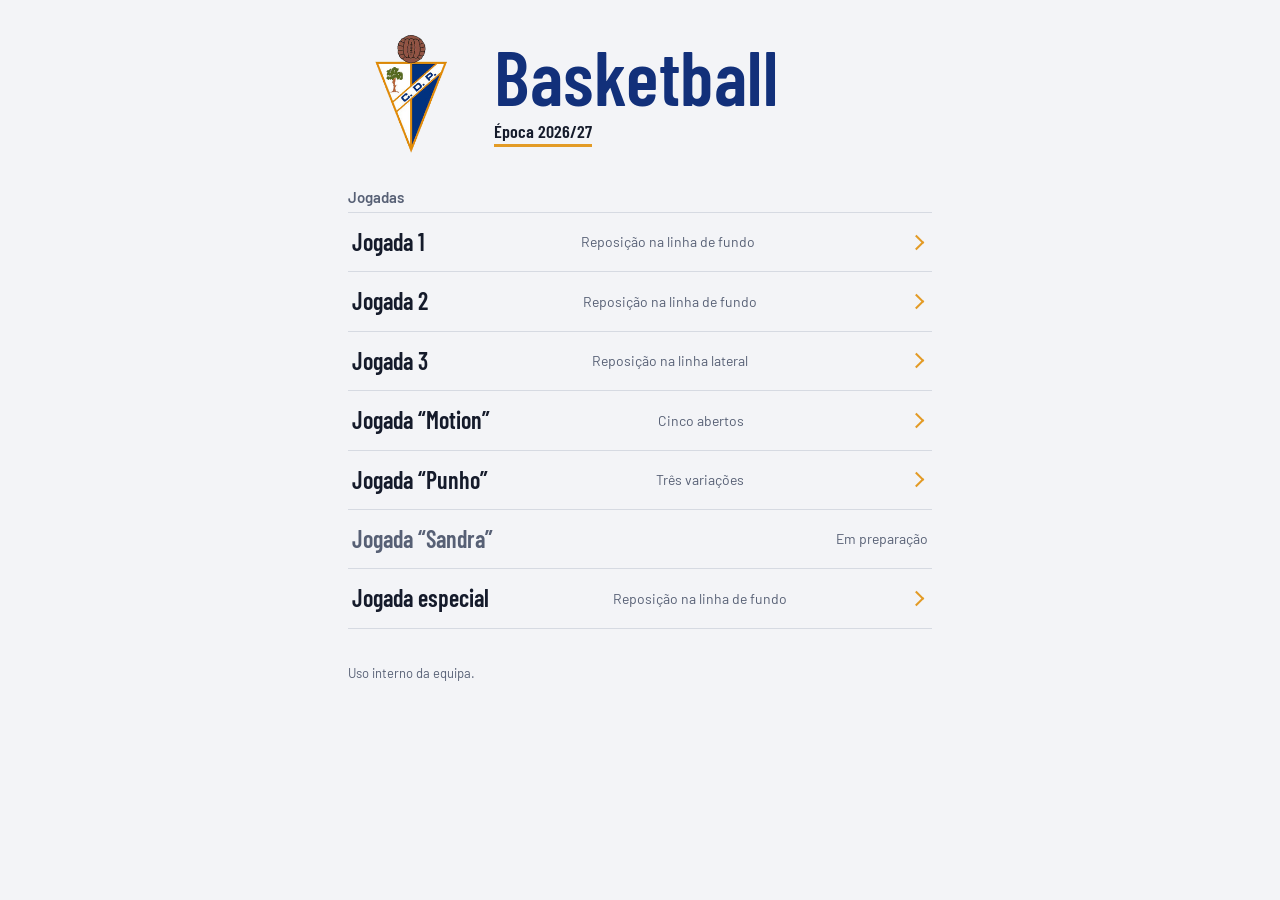
<file: index.html>
<!DOCTYPE html>
<html lang="pt-PT">
<head>
<meta charset="utf-8">
<meta name="viewport" content="width=device-width, initial-scale=1, viewport-fit=cover">
<meta name="robots" content="noindex, nofollow">
<link rel="icon" href="assets/cdp.png">
<link rel="preconnect" href="https://fonts.googleapis.com">
<link rel="preconnect" href="https://fonts.gstatic.com" crossorigin>
<link href="https://fonts.googleapis.com/css2?family=Barlow+Condensed:wght@500;600&family=Barlow:wght@400;500&display=swap" rel="stylesheet">
<link rel="stylesheet" href="assets/estilo.css">
<title>Basketball · C.D.P. · Época 2026/27</title>
</head>
<body>
<main>
<header class="hero">
<img src="assets/cdp.png" alt="Emblema do C.D.P.">
<div>
<h1>Basketball</h1>
<span class="epoca">Época 2026/27</span>
</div>
</header>
<p class="sec">Jogadas</p>
<ul class="lista">
<li><a class="jogada" href="jogada-1.html"><strong>Jogada 1</strong><span>Reposição na linha de fundo</span></a></li>
<li><a class="jogada" href="jogada-2.html"><strong>Jogada 2</strong><span>Reposição na linha de fundo</span></a></li>
<li><a class="jogada" href="jogada-3.html"><strong>Jogada 3</strong><span>Reposição na linha lateral</span></a></li>
<li><a class="jogada" href="jogada-motion.html"><strong>Jogada “Motion”</strong><span>Cinco abertos</span></a></li>
<li><a class="jogada" href="jogada-punho.html"><strong>Jogada “Punho”</strong><span>Três variações</span></a></li>
<li><div class="jogada off"><strong>Jogada “Sandra”</strong><span>Em preparação</span></div></li>
<li><a class="jogada" href="jogada-especial.html"><strong>Jogada especial</strong><span>Reposição na linha de fundo</span></a></li>
</ul>
<footer>Uso interno da equipa.</footer>
</main>
</body>
</html>
</file>
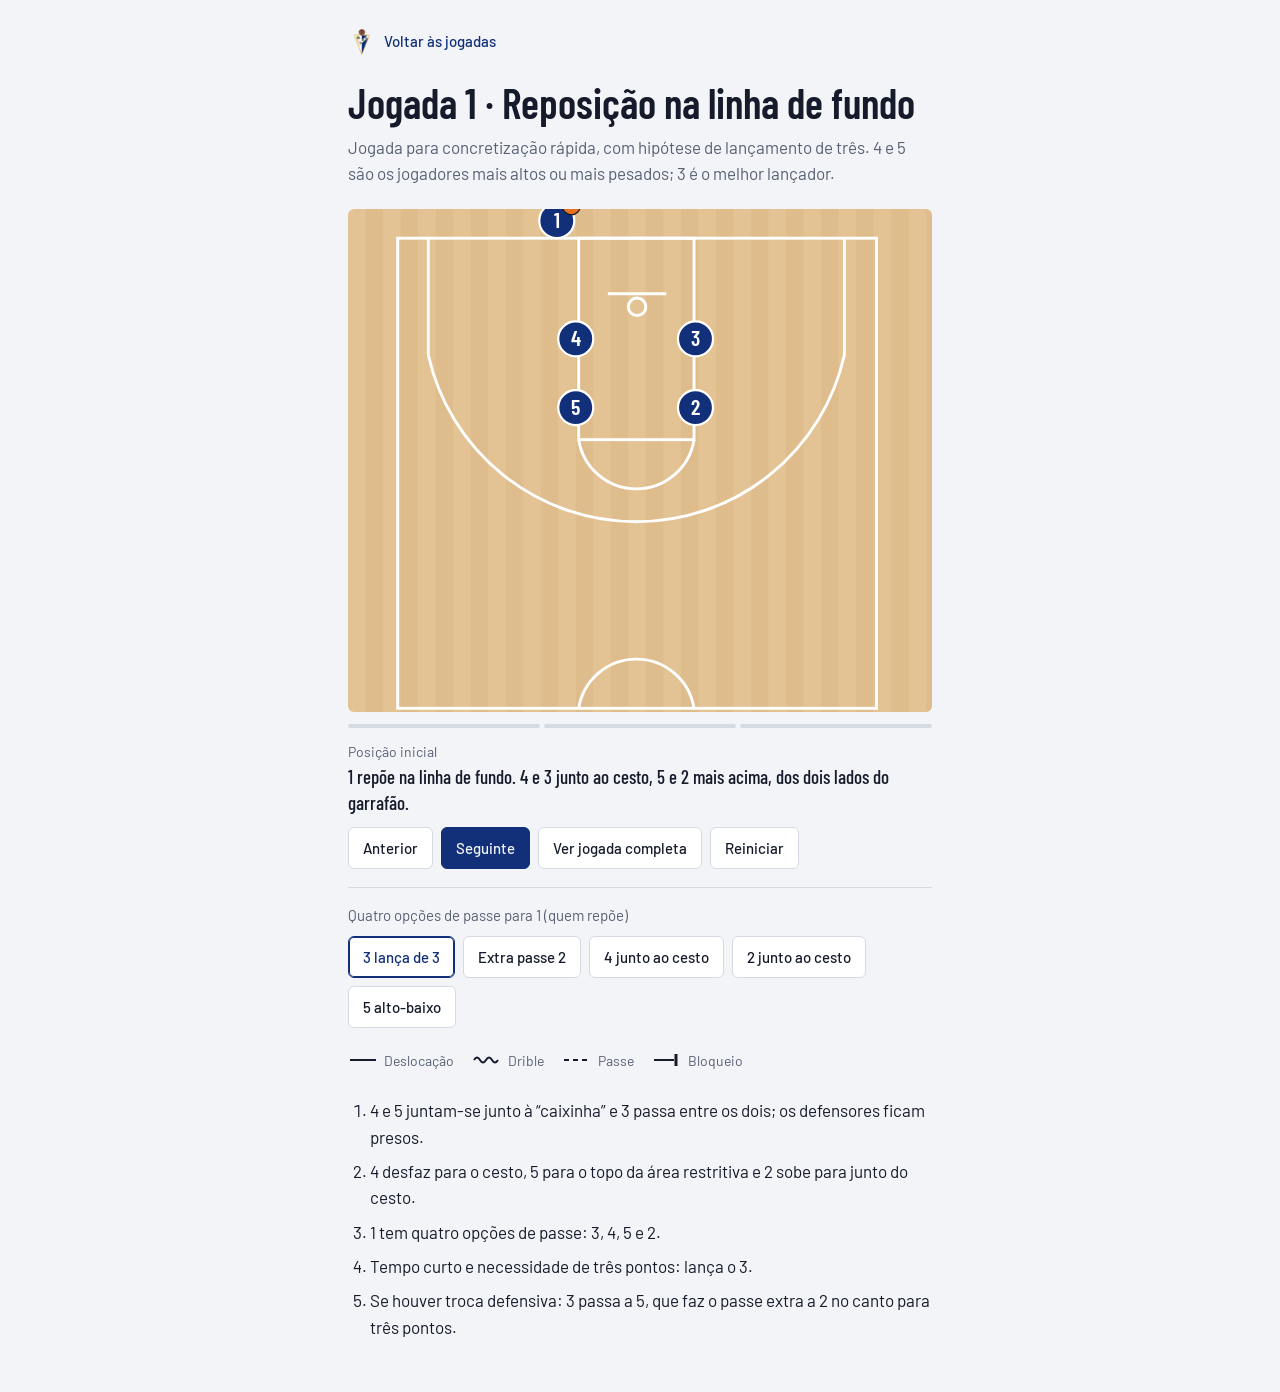
<file: jogada-1.html>
<!DOCTYPE html>
<html lang="pt-PT">
<head>
<meta charset="utf-8">
<meta name="viewport" content="width=device-width, initial-scale=1, viewport-fit=cover">
<meta name="robots" content="noindex, nofollow">
<link rel="icon" href="assets/cdp.png">
<link rel="preconnect" href="https://fonts.googleapis.com">
<link rel="preconnect" href="https://fonts.gstatic.com" crossorigin>
<link href="https://fonts.googleapis.com/css2?family=Barlow+Condensed:wght@500;600&family=Barlow:wght@400;500&display=swap" rel="stylesheet">
<link rel="stylesheet" href="assets/estilo.css">
<title>Jogada 1 · Reposição na linha de fundo</title>
</head>
<body>
<main id="jogada"></main>
<script>
window.JOGADA={
titulo:'Jogada 1 · Reposição na linha de fundo',
intro:'Jogada para concretização rápida, com hipótese de lançamento de três. 4 e 5 são os jogadores mais altos ou mais pesados; 3 é o melhor lançador.',
inicio:{bola:1,c:'1 repõe na linha de fundo. 4 e 3 junto ao cesto, 5 e 2 mais acima, dos dois lados do garrafão.',pos:{1:[143,8],2:[238,136],3:[238,89],4:[156,89],5:[156,136]}},
fases:[
{h:'Fase 1',c:'4 e 5 juntam-se junto à “caixinha”; 3 corre pelo espaço entre os dois. 4 e 5 deixam passar 3, mas não o seu defensor.',a:[{m:4,to:[162,100],t:[0,.35],s:1},{m:5,to:[162,124],t:[0,.35],s:1},{m:3,to:[49,108],c:[160,114],t:[.3,1]}]},
{h:'Fase 2',c:'4 desfaz o bloqueio para o cesto, 5 para o topo da área restritiva, e 2 sobe para junto do cesto.',a:[{m:4,to:[164,58],t:[0,.8]},{m:5,to:[181,175],t:[0,1]},{m:2,to:[231,61],t:[0,.9]}]}
],
perguntaAlternativas:'Quatro opções de passe para 1 (quem repõe)',
alternativas:[
{rotulo:'3 lança de 3',h:'Alternativa 1 · Tempo curto',c:'Quando o tempo está curto e é preciso marcar três pontos, 1 passa a 3, que lança de três.',a:[{p:3,t:[0,.5]},{p:'B',c:[110,5],t:[.6,1]}]},
{rotulo:'Extra passe 2',passos:[
{h:'Alternativa 2 · Troca defensiva',c:'Se a defesa trocar ou 3 estiver apertado, 3 passa a 5; 2 abre para o canto direito.',a:[{p:3,t:[0,.4]},{m:2,to:[350,70],t:[.3,1]},{p:5,t:[.45,.8]}]},
{h:'Alternativa 2 · Extra passe',c:'1 entra em campo; 5 faz o passe extra a 2, que lança de três.',a:[{m:1,to:[239,88],t:[0,.6]},{p:2,t:[0,.45]},{p:'B',c:[290,0],t:[.55,1]}]}]},
{rotulo:'4 junto ao cesto',h:'Alternativa 3 · Passe interior',c:'O defensor do 4 fica preso no bloqueio. 1 passa directamente a 4, que finaliza junto ao cesto.',a:[{p:4,t:[0,.5]},{p:'B',t:[.6,1]}]},
{rotulo:'2 junto ao cesto',h:'Alternativa 4 · Lado direito',c:'A defesa concentra-se em 3 e 4. 1 passa a 2, que subiu para junto do cesto e finaliza.',a:[{p:2,t:[0,.5]},{p:'B',t:[.6,1]}]},
{rotulo:'5 alto-baixo',h:'Alternativa 5 · Proposta',c:'1 passa a 5 no topo da área restritiva; 5 passa a 4, que sela o defensor junto ao cesto e finaliza.',a:[{p:5,t:[0,.45]},{p:4,t:[.5,.75]},{p:'B',t:[.8,1]}]}
],
resumo:[
'4 e 5 juntam-se junto à “caixinha” e 3 passa entre os dois; os defensores ficam presos.',
'4 desfaz para o cesto, 5 para o topo da área restritiva e 2 sobe para junto do cesto.',
'1 tem quatro opções de passe: 3, 4, 5 e 2.',
'Tempo curto e necessidade de três pontos: lança o 3.',
'Se houver troca defensiva: 3 passa a 5, que faz o passe extra a 2 no canto para três pontos.'
]};
</script>
<script src="assets/motor.js"></script>
</body>
</html>
</file>
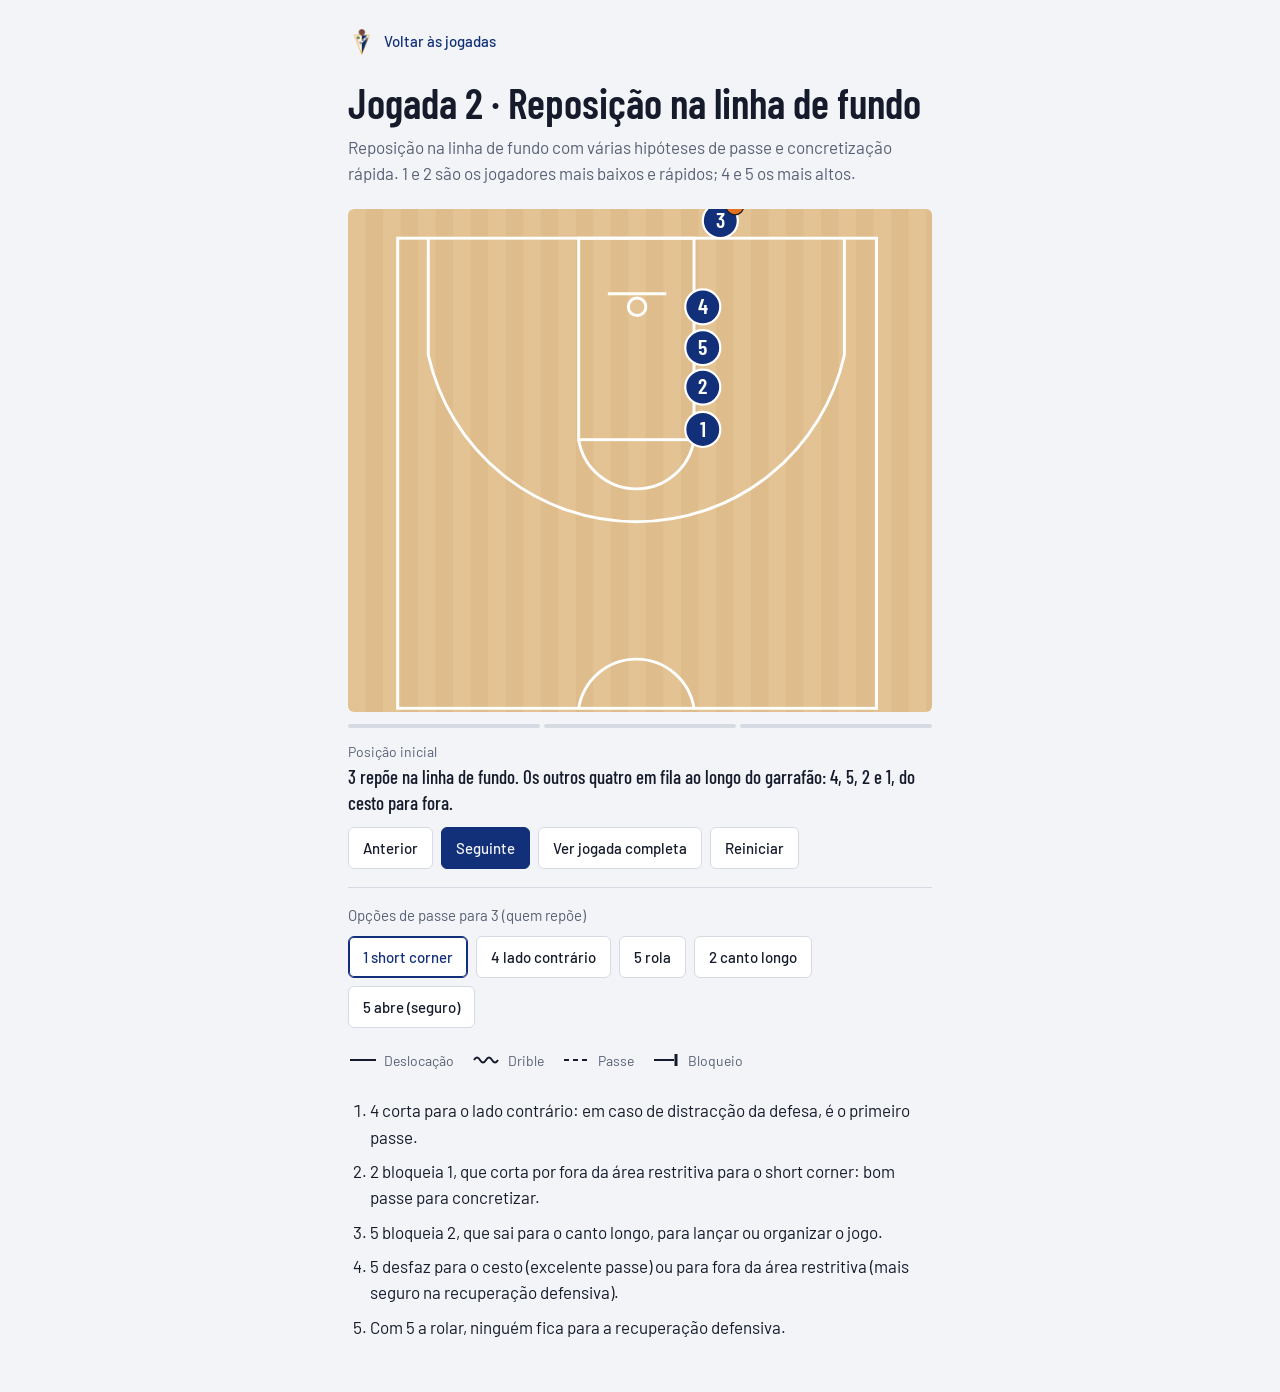
<file: jogada-2.html>
<!DOCTYPE html>
<html lang="pt-PT">
<head>
<meta charset="utf-8">
<meta name="viewport" content="width=device-width, initial-scale=1, viewport-fit=cover">
<meta name="robots" content="noindex, nofollow">
<link rel="icon" href="assets/cdp.png">
<link rel="preconnect" href="https://fonts.googleapis.com">
<link rel="preconnect" href="https://fonts.gstatic.com" crossorigin>
<link href="https://fonts.googleapis.com/css2?family=Barlow+Condensed:wght@500;600&family=Barlow:wght@400;500&display=swap" rel="stylesheet">
<link rel="stylesheet" href="assets/estilo.css">
<title>Jogada 2 · Reposição na linha de fundo</title>
</head>
<body>
<main id="jogada"></main>
<script>
window.JOGADA={
titulo:'Jogada 2 · Reposição na linha de fundo',
intro:'Reposição na linha de fundo com várias hipóteses de passe e concretização rápida. 1 e 2 são os jogadores mais baixos e rápidos; 4 e 5 os mais altos.',
inicio:{bola:3,c:'3 repõe na linha de fundo. Os outros quatro em fila ao longo do garrafão: 4, 5, 2 e 1, do cesto para fora.',pos:{1:[243,151],2:[243,122],3:[255,8],4:[243,67],5:[243,95]}},
fases:[
{h:'Fase 1',c:'4 corta para o lado contrário da bola. 2 bloqueia 1, que corta por fora da área restritiva para o short corner.',a:[{m:4,to:[95,62],t:[0,.8]},{m:2,to:[246,140],t:[0,.35],s:1},{m:1,to:[262,72],c:[292,125],t:[.3,1]}]},
{h:'Fase 2',c:'5 desce e bloqueia 2, que sai para o canto longo.',a:[{m:5,to:[245,122],t:[0,.4],s:1},{m:2,to:[335,78],c:[305,152],t:[.35,1]}]}
],
perguntaAlternativas:'Opções de passe para 3 (quem repõe)',
alternativas:[
{rotulo:'1 short corner',h:'Alternativa 1 · Short corner',c:'O defensor do 1 fica preso no bloqueio do 2. 3 passa a 1 no short corner, que finaliza.',a:[{p:1,t:[0,.45]},{p:'B',t:[.55,1]}]},
{rotulo:'4 lado contrário',h:'Alternativa 2 · Distracção da defesa',c:'A defesa perde o 4 no corte para o lado contrário. É o primeiro passe: 3 passa a 4, que finaliza.',a:[{p:4,t:[0,.55]},{p:'B',t:[.65,1]}]},
{rotulo:'5 rola',h:'Alternativa 3 · 5 para o cesto',c:'5 desfaz o bloqueio para o cesto. 3 passa a 5, que finaliza. Excelente passe para concretizar.',a:[{m:5,to:[200,80],t:[0,.45]},{p:5,t:[.4,.75]},{p:'B',t:[.8,1]}]},
{rotulo:'2 canto longo',h:'Alternativa 4 · Canto longo',c:'5 rola para o cesto e arrasta a ajuda. 3 passa a 2 no canto longo, que lança de três. Atenção: ninguém fica para a recuperação defensiva.',a:[{m:5,to:[200,80],t:[0,.45]},{p:2,t:[.2,.6]},{p:'B',c:[300,0],t:[.65,1]}]},
{rotulo:'5 abre (seguro)',h:'Alternativa 5 · Mais seguro',c:'5 desfaz o bloqueio para fora da área restritiva e fica no topo, como equilíbrio defensivo. 3 passa a 2 no canto longo, que lança ou devolve a 5 para jogo organizado.',a:[{m:5,to:[238,202],t:[0,.6]},{p:2,t:[.2,.6]},{p:5,t:[.68,1]}]}
],
resumo:[
'4 corta para o lado contrário: em caso de distracção da defesa, é o primeiro passe.',
'2 bloqueia 1, que corta por fora da área restritiva para o short corner: bom passe para concretizar.',
'5 bloqueia 2, que sai para o canto longo, para lançar ou organizar o jogo.',
'5 desfaz para o cesto (excelente passe) ou para fora da área restritiva (mais seguro na recuperação defensiva).',
'Com 5 a rolar, ninguém fica para a recuperação defensiva.'
]};
</script>
<script src="assets/motor.js"></script>
</body>
</html>
</file>
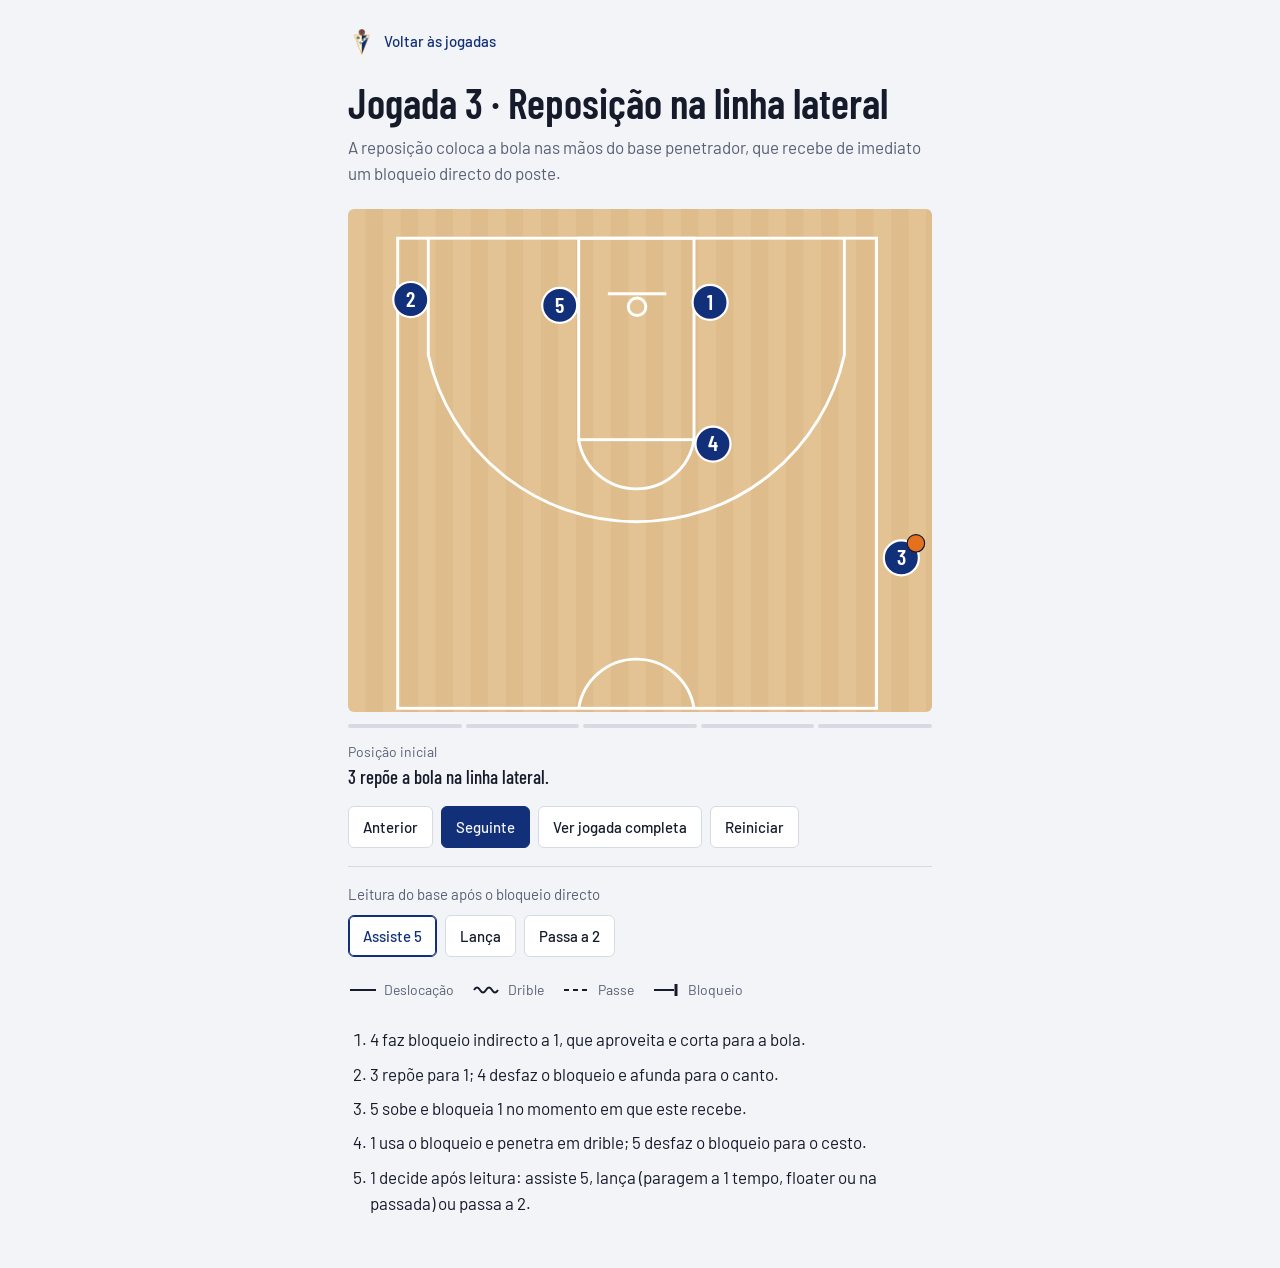
<file: jogada-3.html>
<!DOCTYPE html>
<html lang="pt-PT">
<head>
<meta charset="utf-8">
<meta name="viewport" content="width=device-width, initial-scale=1, viewport-fit=cover">
<meta name="robots" content="noindex, nofollow">
<link rel="icon" href="assets/cdp.png">
<link rel="preconnect" href="https://fonts.googleapis.com">
<link rel="preconnect" href="https://fonts.gstatic.com" crossorigin>
<link href="https://fonts.googleapis.com/css2?family=Barlow+Condensed:wght@500;600&family=Barlow:wght@400;500&display=swap" rel="stylesheet">
<link rel="stylesheet" href="assets/estilo.css">
<title>Jogada 3 · Reposição na linha lateral</title>
</head>
<body>
<main id="jogada"></main>
<script>
window.JOGADA={
titulo:'Jogada 3 · Reposição na linha lateral',
intro:'A reposição coloca a bola nas mãos do base penetrador, que recebe de imediato um bloqueio directo do poste.',
inicio:{bola:3,c:'3 repõe a bola na linha lateral.',pos:{1:[248,64],2:[43,62],3:[379,239],4:[250,161],5:[145,66]}},
fases:[
{h:'Fase 1',c:'4 faz bloqueio indirecto a 1, que aproveita e corta para a bola.',a:[{m:4,to:[250,100],t:[0,.4],s:1},{m:1,to:[238,204],c:[200,150],t:[.3,1]}]},
{h:'Fase 2',c:'3 repõe para 1; 4 desfaz o bloqueio e afunda.',a:[{p:1,t:[0,.45]},{m:3,to:[345,238],t:[.45,1]},{m:1,to:[255,224],t:[.45,1]},{m:4,to:[351,66],c:[320,125],t:[.2,1]}]},
{h:'Fase 3',c:'5 sobe e bloqueia 1 assim que este recebe (bloqueio directo).',a:[{m:5,to:[232,194],c:[185,130],t:[0,1],s:1}]},
{h:'Fase 4',c:'1 usa o bloqueio e penetra em drible; 5 desfaz o bloqueio para o cesto.',a:[{m:1,to:[160,132],c:[200,258],t:[0,1],d:1},{m:5,to:[205,100],t:[.35,1]}]}
],
perguntaAlternativas:'Leitura do base após o bloqueio directo',
alternativas:[
{rotulo:'Assiste 5',h:'Alternativa 1',c:'1 chama a defesa e assiste 5, que finaliza.',a:[{p:5,t:[0,.5]},{m:5,to:[198,82],t:[.5,.8]},{p:'B',t:[.8,1]}]},
{rotulo:'Lança',h:'Alternativa 2',c:'Paragem a 1 tempo e lançamento, floater ou lançamento na passada.',a:[{m:1,to:[178,108],t:[0,.35]},{p:'B',c:[172,25],t:[.4,1]}]},
{rotulo:'Passa a 2',h:'Alternativa 3',c:'A ajuda fecha em 1, que passa a 2 aberto no canto.',a:[{p:2,t:[0,1]}]}
],
resumo:[
'4 faz bloqueio indirecto a 1, que aproveita e corta para a bola.',
'3 repõe para 1; 4 desfaz o bloqueio e afunda para o canto.',
'5 sobe e bloqueia 1 no momento em que este recebe.',
'1 usa o bloqueio e penetra em drible; 5 desfaz o bloqueio para o cesto.',
'1 decide após leitura: assiste 5, lança (paragem a 1 tempo, floater ou na passada) ou passa a 2.'
]};
</script>
<script src="assets/motor.js"></script>
</body>
</html>
</file>
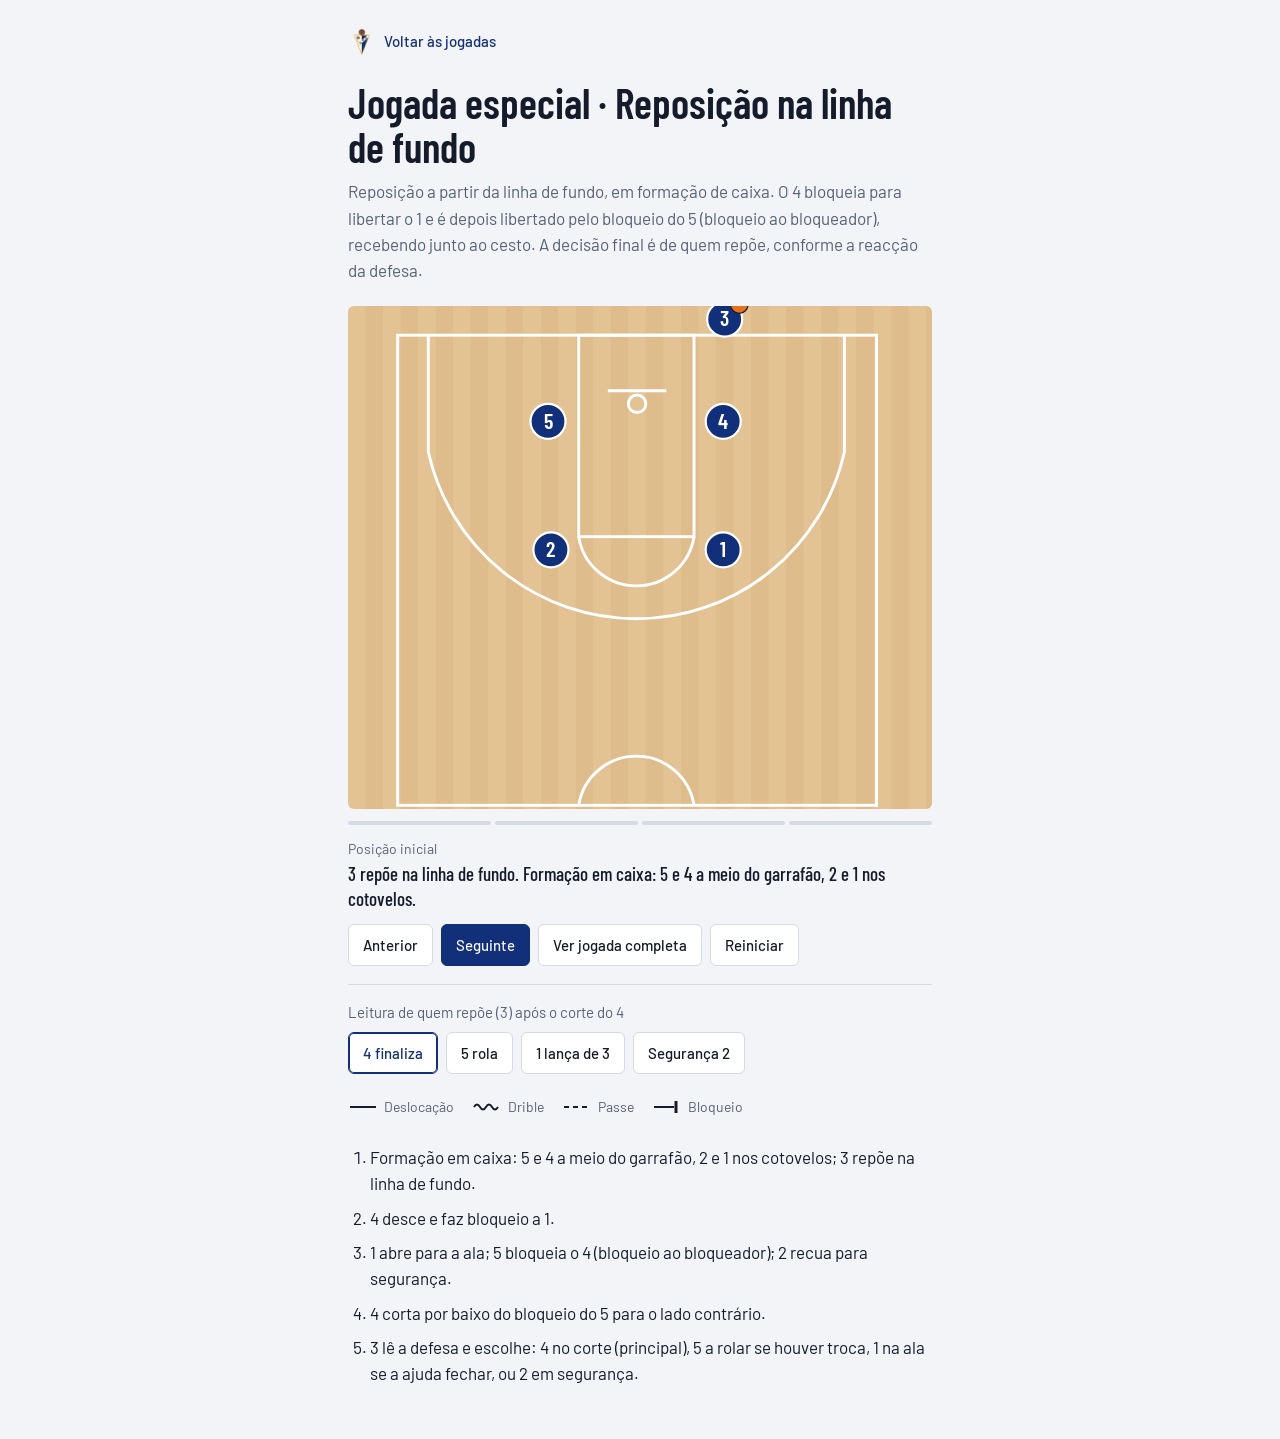
<file: jogada-especial.html>
<!DOCTYPE html>
<html lang="pt-PT">
<head>
<meta charset="utf-8">
<meta name="viewport" content="width=device-width, initial-scale=1, viewport-fit=cover">
<meta name="robots" content="noindex, nofollow">
<link rel="icon" href="assets/cdp.png">
<link rel="preconnect" href="https://fonts.googleapis.com">
<link rel="preconnect" href="https://fonts.gstatic.com" crossorigin>
<link href="https://fonts.googleapis.com/css2?family=Barlow+Condensed:wght@500;600&family=Barlow:wght@400;500&display=swap" rel="stylesheet">
<link rel="stylesheet" href="assets/estilo.css">
<title>Jogada especial · Reposição na linha de fundo</title>
</head>
<body>
<main id="jogada"></main>
<script>
window.JOGADA={
titulo:'Jogada especial · Reposição na linha de fundo',
intro:'Reposição a partir da linha de fundo, em formação de caixa. O 4 bloqueia para libertar o 1 e é depois libertado pelo bloqueio do 5 (bloqueio ao bloqueador), recebendo junto ao cesto. A decisão final é de quem repõe, conforme a reacção da defesa.',
inicio:{bola:3,c:'3 repõe na linha de fundo. Formação em caixa: 5 e 4 a meio do garrafão, 2 e 1 nos cotovelos.',pos:{1:[257,167],2:[139,167],3:[258,9],4:[257,79],5:[137,79]}},
fases:[
{h:'Fase 1',c:'4 desce e faz bloqueio a 1.',a:[{m:4,to:[264,141],c:[285,110],t:[0,1],s:1}]},
{h:'Fase 2',c:'1 aproveita o bloqueio e abre para a ala; 5 atravessa e bloqueia o 4 (bloqueio ao bloqueador); 2 recua para segurança.',a:[{m:1,to:[346,72],c:[310,165],t:[0,.9]},{m:5,to:[233,126],t:[0,.85],s:1},{m:2,to:[275,243],t:[.15,1]}]},
{h:'Fase 3',c:'4 usa o bloqueio do 5 e corta por baixo para o lado contrário do cesto.',a:[{m:4,to:[164,84],c:[198,150],t:[0,1]}]},
],
perguntaAlternativas:'Leitura de quem repõe (3) após o corte do 4',
alternativas:[
{rotulo:'4 finaliza',h:'Alternativa 1 · Opção principal',c:'O defensor do 4 fica preso no bloqueio do 5. 3 passa a 4, que finaliza junto ao cesto.',a:[{p:4,t:[0,.55]},{p:'B',t:[.65,1]}]},
{rotulo:'5 rola',h:'Alternativa 2 · Defesa troca',c:'A defesa troca no bloqueio e o defensor do 5 segue o 4. 5 sela o defensor mais pequeno, rola para o cesto e finaliza.',a:[{m:5,to:[208,84],t:[0,.5]},{p:5,t:[.35,.7]},{p:'B',t:[.75,1]}]},
{rotulo:'1 lança de 3',h:'Alternativa 3 · Ajuda fecha o garrafão',c:'A ajuda do lado forte fecha o corte do 4. 3 passa a 1, aberto na ala, que lança de três.',a:[{p:1,t:[0,.5]},{p:'B',c:[275,-10],t:[.6,1]}]},
{rotulo:'Segurança 2',h:'Alternativa 4 · Tudo fechado',c:'Sem linha de passe interior nem na ala, 3 joga a segurança ao 2 e entra em campo. 2 lança se tiver espaço; senão, a equipa organiza o ataque.',a:[{p:2,t:[0,.55]},{m:3,to:[300,34],t:[.45,1]}]}
],
resumo:[
'Formação em caixa: 5 e 4 a meio do garrafão, 2 e 1 nos cotovelos; 3 repõe na linha de fundo.',
'4 desce e faz bloqueio a 1.',
'1 abre para a ala; 5 bloqueia o 4 (bloqueio ao bloqueador); 2 recua para segurança.',
'4 corta por baixo do bloqueio do 5 para o lado contrário.',
'3 lê a defesa e escolhe: 4 no corte (principal), 5 a rolar se houver troca, 1 na ala se a ajuda fechar, ou 2 em segurança.'
]};
</script>
<script src="assets/motor.js"></script>
</body>
</html>
</file>
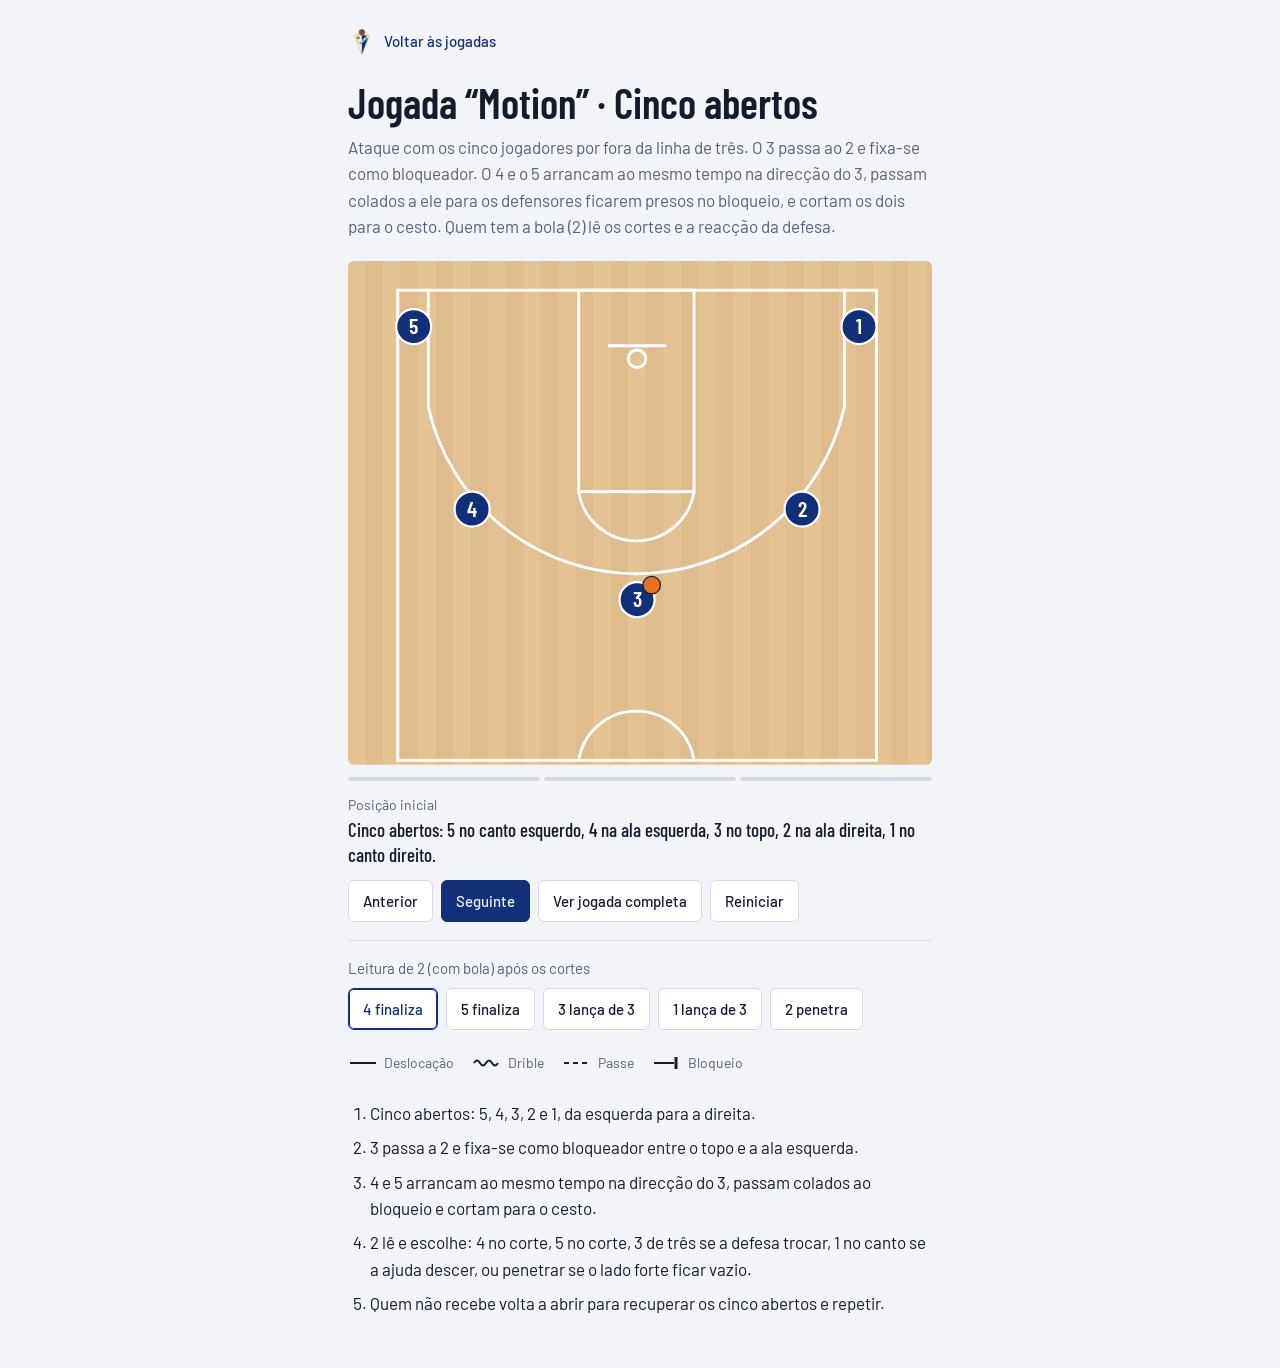
<file: jogada-motion.html>
<!DOCTYPE html>
<html lang="pt-PT">
<head>
<meta charset="utf-8">
<meta name="viewport" content="width=device-width, initial-scale=1, viewport-fit=cover">
<meta name="robots" content="noindex, nofollow">
<link rel="icon" href="assets/cdp.png">
<link rel="preconnect" href="https://fonts.googleapis.com">
<link rel="preconnect" href="https://fonts.gstatic.com" crossorigin>
<link href="https://fonts.googleapis.com/css2?family=Barlow+Condensed:wght@500;600&family=Barlow:wght@400;500&display=swap" rel="stylesheet">
<link rel="stylesheet" href="assets/estilo.css">
<title>Jogada “Motion” · Cinco abertos</title>
</head>
<body>
<main id="jogada"></main>
<script>
window.JOGADA={
titulo:'Jogada “Motion” · Cinco abertos',
intro:'Ataque com os cinco jogadores por fora da linha de três. O 3 passa ao 2 e fixa-se como bloqueador. O 4 e o 5 arrancam ao mesmo tempo na direcção do 3, passam colados a ele para os defensores ficarem presos no bloqueio, e cortam os dois para o cesto. Quem tem a bola (2) lê os cortes e a reacção da defesa.',
inicio:{bola:3,c:'Cinco abertos: 5 no canto esquerdo, 4 na ala esquerda, 3 no topo, 2 na ala direita, 1 no canto direito.',pos:{1:[350,45],2:[311,170],3:[198,232],4:[85,170],5:[45,45]}},
fases:[
{h:'Fase 1',c:'3 passa a 2 e fixa-se entre o topo e a ala esquerda, pronto para bloquear.',a:[{p:2,t:[0,.55]},{m:3,to:[142,196],t:[.35,1],s:1}]},
{h:'Fase 2',c:'4 e 5 arrancam ao mesmo tempo na direcção do 3, passam colados ao bloqueio e cortam para o cesto.',a:[{m:4,to:[188,112],c:[160,280],t:[0,.85]},{m:5,to:[165,66],c:[160,300],t:[.1,1]}]}
],
perguntaAlternativas:'Leitura de 2 (com bola) após os cortes',
alternativas:[
{rotulo:'4 finaliza',h:'Alternativa 1 · Corte do 4',c:'O defensor do 4 fica preso no bloqueio do 3. 2 passa a 4 no corte, que finaliza na passada.',a:[{p:4,t:[0,.5]},{p:'B',t:[.6,1]}]},
{rotulo:'5 finaliza',h:'Alternativa 2 · Corte do 5',c:'A defesa acompanha o 4, mas o defensor do 5 fica no bloqueio. 2 passa a 5, que finaliza junto ao cesto.',a:[{m:4,to:[85,170],t:[0,.7]},{p:5,t:[.1,.6]},{p:'B',t:[.7,1]}]},
{rotulo:'3 lança de 3',h:'Alternativa 3 · Defesa troca',c:'Os defensores trocam e o defensor do 3 desce para fechar os cortes. 3 recua para o topo, recebe de 2 e lança de três; 4 e 5 voltam a abrir.',a:[{m:3,to:[198,232],t:[0,.4]},{m:4,to:[85,170],t:[0,.8]},{m:5,to:[45,45],t:[0,.8]},{p:3,t:[.35,.7]},{p:'B',c:[198,110],t:[.75,1]}]},
{rotulo:'1 lança de 3',h:'Alternativa 4 · Ajuda do canto',c:'O defensor do 1 desce para travar os cortes. 2 passa a 1, aberto no canto, que lança de três; 4 volta a abrir na ala.',a:[{m:4,to:[85,170],t:[0,.7]},{p:1,t:[0,.45]},{p:'B',c:[300,-15],t:[.55,1]}]},
{rotulo:'2 penetra',h:'Alternativa 5 · Lado forte vazio',c:'Os cortes arrastam a ajuda para o lado fraco. 4 e 5 voltam a abrir e 2 ataca em drible pela linha de fundo e finaliza, ou assiste 1 se o defensor do canto fechar.',a:[{m:4,to:[85,170],t:[0,.6]},{m:5,to:[45,45],t:[0,.6]},{m:2,to:[232,88],c:[300,110],t:[.1,.8],d:1},{p:'B',t:[.82,1]}]}
],
resumo:[
'Cinco abertos: 5, 4, 3, 2 e 1, da esquerda para a direita.',
'3 passa a 2 e fixa-se como bloqueador entre o topo e a ala esquerda.',
'4 e 5 arrancam ao mesmo tempo na direcção do 3, passam colados ao bloqueio e cortam para o cesto.',
'2 lê e escolhe: 4 no corte, 5 no corte, 3 de três se a defesa trocar, 1 no canto se a ajuda descer, ou penetrar se o lado forte ficar vazio.',
'Quem não recebe volta a abrir para recuperar os cinco abertos e repetir.'
]};
</script>
<script src="assets/motor.js"></script>
</body>
</html>
</file>
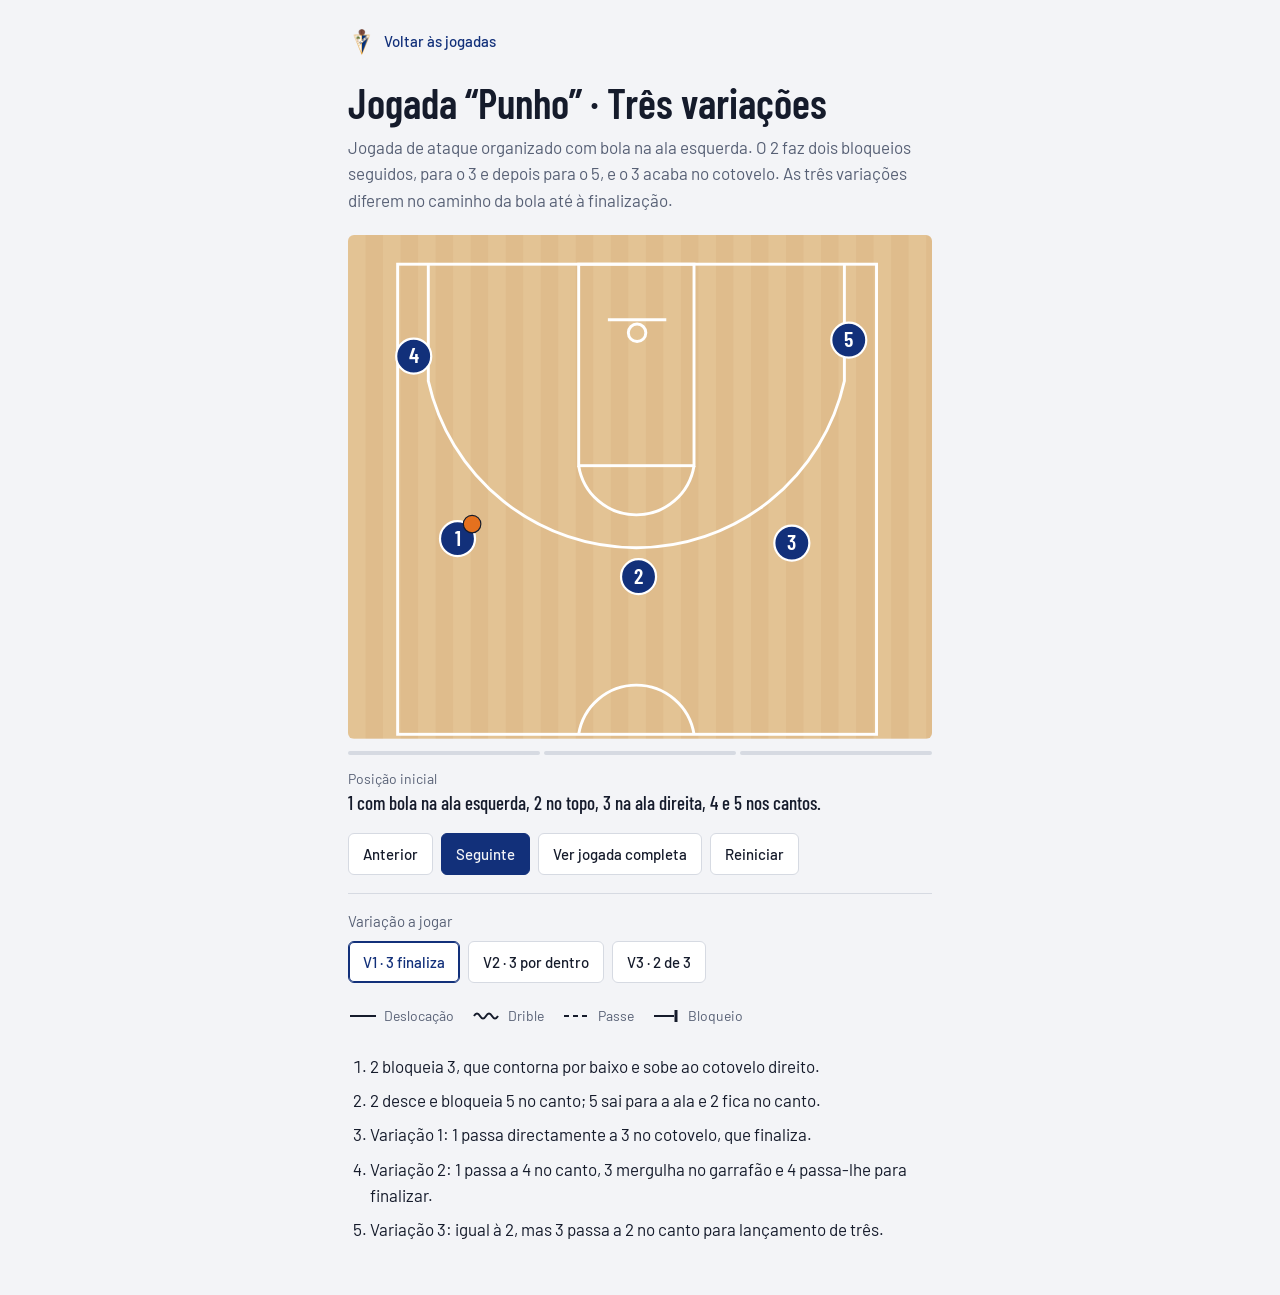
<file: jogada-punho.html>
<!DOCTYPE html>
<html lang="pt-PT">
<head>
<meta charset="utf-8">
<meta name="viewport" content="width=device-width, initial-scale=1, viewport-fit=cover">
<meta name="robots" content="noindex, nofollow">
<link rel="icon" href="assets/cdp.png">
<link rel="preconnect" href="https://fonts.googleapis.com">
<link rel="preconnect" href="https://fonts.gstatic.com" crossorigin>
<link href="https://fonts.googleapis.com/css2?family=Barlow+Condensed:wght@500;600&family=Barlow:wght@400;500&display=swap" rel="stylesheet">
<link rel="stylesheet" href="assets/estilo.css">
<title>Jogada “Punho” · Três variações</title>
</head>
<body>
<main id="jogada"></main>
<script>
const V23={h:'Variações 2 e 3 · 3.º',c:'1 passa a 4 no canto; 3 sai do cotovelo e mergulha para dentro do garrafão.',a:[{p:4,t:[0,.5]},{m:3,to:[195,110],t:[.3,1]}]};
window.JOGADA={
titulo:'Jogada “Punho” · Três variações',
intro:'Jogada de ataque organizado com bola na ala esquerda. O 2 faz dois bloqueios seguidos, para o 3 e depois para o 5, e o 3 acaba no cotovelo. As três variações diferem no caminho da bola até à finalização.',
inicio:{bola:1,c:'1 com bola na ala esquerda, 2 no topo, 3 na ala direita, 4 e 5 nos cantos.',pos:{1:[75,208],2:[199,234],3:[304,211],4:[45,83],5:[343,72]}},
fases:[
{h:'1.º',c:'2 bloqueia 3, que contorna por baixo e sobe ao cotovelo direito, na linha de lance livre.',a:[{m:2,to:[296,221],t:[0,.4],s:1},{m:3,to:[218,157],c:[262,305],t:[.35,1]}]},
{h:'2.º',c:'2 desce e bloqueia 5 no canto; 5 sai para a ala direita e 2 fica no canto.',a:[{m:2,to:[345,82],t:[0,.45],s:1},{m:5,to:[312,215],t:[.4,1]}]}
],
perguntaAlternativas:'Variação a jogar',
alternativas:[
{rotulo:'V1 · 3 finaliza',h:'Variação 1 · Finalização',c:'1 passa a 3 no cotovelo, que finaliza: lança de meia distância ou, se o defensor fechar, ataca o cesto.',a:[{p:3,t:[0,.45]},{p:'B',c:[205,100],t:[.55,1]}]},
{rotulo:'V2 · 3 por dentro',passos:[V23,{h:'Variação 2 · Finalização',c:'4 passa a 3 dentro do garrafão, que finaliza junto ao cesto.',a:[{p:3,t:[0,.5]},{p:'B',t:[.6,1]}]}]},
{rotulo:'V3 · 2 de 3',passos:[V23,{h:'Variação 3 · Finalização',c:'4 passa a 3 dentro do garrafão; a ajuda fecha em 3, que passa a 2 no canto. 2 lança de três.',a:[{p:3,t:[0,.4]},{p:2,t:[.45,.7]},{p:'B',c:[290,0],t:[.75,1]}]}]}
],
resumo:[
'2 bloqueia 3, que contorna por baixo e sobe ao cotovelo direito.',
'2 desce e bloqueia 5 no canto; 5 sai para a ala e 2 fica no canto.',
'Variação 1: 1 passa directamente a 3 no cotovelo, que finaliza.',
'Variação 2: 1 passa a 4 no canto, 3 mergulha no garrafão e 4 passa-lhe para finalizar.',
'Variação 3: igual à 2, mas 3 passa a 2 no canto para lançamento de três.'
]};
</script>
<script src="assets/motor.js"></script>
</body>
</html>
</file>
<file: assets/estilo.css>
:root{--bg:#F3F4F7;--ink:#151B2B;--soft:#576075;--rule:#D6DAE2;--navy:#12307A;--gold:#E39B26;--card:#FFFFFF;
--wood:#E3C394;--wood2:#D9B583;--line:#FFFFFF;--team:#12307A;--teamInk:#FFFFFF;--ball:#E5711E;--trail:#151B2B;
box-sizing:border-box;padding-top:env(safe-area-inset-top,0px);padding-bottom:env(safe-area-inset-bottom,0px)}
@media (prefers-color-scheme:dark){:root:not([data-theme="light"]){--bg:#10141C;--ink:#E7EAF0;--soft:#9BA4B6;--rule:#262D3A;--navy:#7C9BEA;--gold:#F0B04A;--card:#171C26;
--wood:#7A5E3C;--wood2:#715636;--line:#EDE3D3;--team:#6F92EE;--teamInk:#0C1220;--ball:#F08A3A;--trail:#F4EEE4}}
:root[data-theme="dark"]{--bg:#10141C;--ink:#E7EAF0;--soft:#9BA4B6;--rule:#262D3A;--navy:#7C9BEA;--gold:#F0B04A;--card:#171C26;
--wood:#7A5E3C;--wood2:#715636;--line:#EDE3D3;--team:#6F92EE;--teamInk:#0C1220;--ball:#F08A3A;--trail:#F4EEE4}
html{scroll-padding-top:env(safe-area-inset-top,0px)}
*{box-sizing:border-box}
body{margin:0;background:var(--bg);color:var(--ink);font:400 17px/1.55 "Barlow",system-ui,-apple-system,"Segoe UI",sans-serif}
main{max-width:620px;margin:0 auto;padding:22px 18px 44px}
a{color:inherit}
h1{font:600 clamp(30px,7vw,42px)/1.05 "Barlow Condensed","Arial Narrow",sans-serif;margin:0 0 10px}
.lead{color:var(--soft);margin:0 0 22px;max-width:60ch}
.voltar{display:inline-flex;align-items:center;gap:8px;text-decoration:none;font-weight:500;font-size:15px;color:var(--navy);margin:0 0 18px;padding:6px 0}
.voltar img{width:28px;height:28px}
.voltar:focus-visible,button:focus-visible,.jogada:focus-visible{outline:2px solid var(--gold);outline-offset:3px;border-radius:6px}
.court{border-radius:6px;overflow:hidden}
svg{display:block;width:100%;height:auto}
.cap{font:500 19px/1.35 "Barlow Condensed","Arial Narrow",sans-serif;min-height:52px;margin:14px 0 12px}
.cap small{display:block;font:400 14px/1.4 "Barlow",sans-serif;color:var(--soft);margin-bottom:2px}
.row{display:flex;flex-wrap:wrap;gap:8px;align-items:center}
button{font:500 15px "Barlow",sans-serif;color:var(--ink);background:var(--card);border:1px solid var(--rule);border-radius:6px;padding:9px 14px;min-height:42px;cursor:pointer}
button:hover{border-color:var(--soft)}
button.primary{background:var(--navy);color:var(--bg);border-color:var(--navy)}
button[aria-pressed="true"]{border-color:var(--navy);box-shadow:inset 0 0 0 1px var(--navy);color:var(--navy)}
.alts{margin:18px 0 0;padding-top:16px;border-top:1px solid var(--rule)}
.alts p{margin:0 0 8px;font-size:15px;color:var(--soft)}
ol.fases{padding-left:22px;margin:26px 0 0}
ol.fases li{margin:0 0 8px}
.legend{display:flex;flex-wrap:wrap;gap:6px 18px;font-size:14px;color:var(--soft);margin-top:22px}
.legend span{display:inline-flex;align-items:center;gap:6px}
.legend svg{width:30px;height:12px}
.prog{display:flex;gap:4px;margin:12px 0 0}
.prog i{flex:1;height:4px;border-radius:2px;background:var(--rule)}
.prog i.on{background:var(--gold)}
.hero{display:grid;grid-template-columns:auto 1fr;gap:18px;align-items:center;margin:8px 0 30px}
.hero img{width:clamp(92px,24vw,128px);height:auto}
.hero h1{font-size:clamp(46px,13vw,76px);line-height:.92;margin:0;color:var(--navy);letter-spacing:.5px}
.epoca{display:inline-block;margin-top:10px;font:600 18px "Barlow Condensed","Arial Narrow",sans-serif;color:var(--ink);border-bottom:3px solid var(--gold);padding-bottom:2px}
.lista{list-style:none;margin:0;padding:0;border-top:1px solid var(--rule)}
.jogada{display:flex;justify-content:space-between;align-items:center;gap:12px;padding:16px 4px;border-bottom:1px solid var(--rule);text-decoration:none}
.jogada strong{font:600 24px/1.1 "Barlow Condensed","Arial Narrow",sans-serif}
.jogada span{font-size:14px;color:var(--soft)}
a.jogada:hover strong{color:var(--navy)}
a.jogada::after{content:"";width:9px;height:9px;border-right:2px solid var(--gold);border-top:2px solid var(--gold);transform:rotate(45deg);flex:none;margin-right:6px}
.jogada.off strong{color:var(--soft)}
.sec{font:600 15px "Barlow",sans-serif;color:var(--soft);margin:0 0 6px}
footer{margin-top:34px;font-size:13px;color:var(--soft)}
</file>
